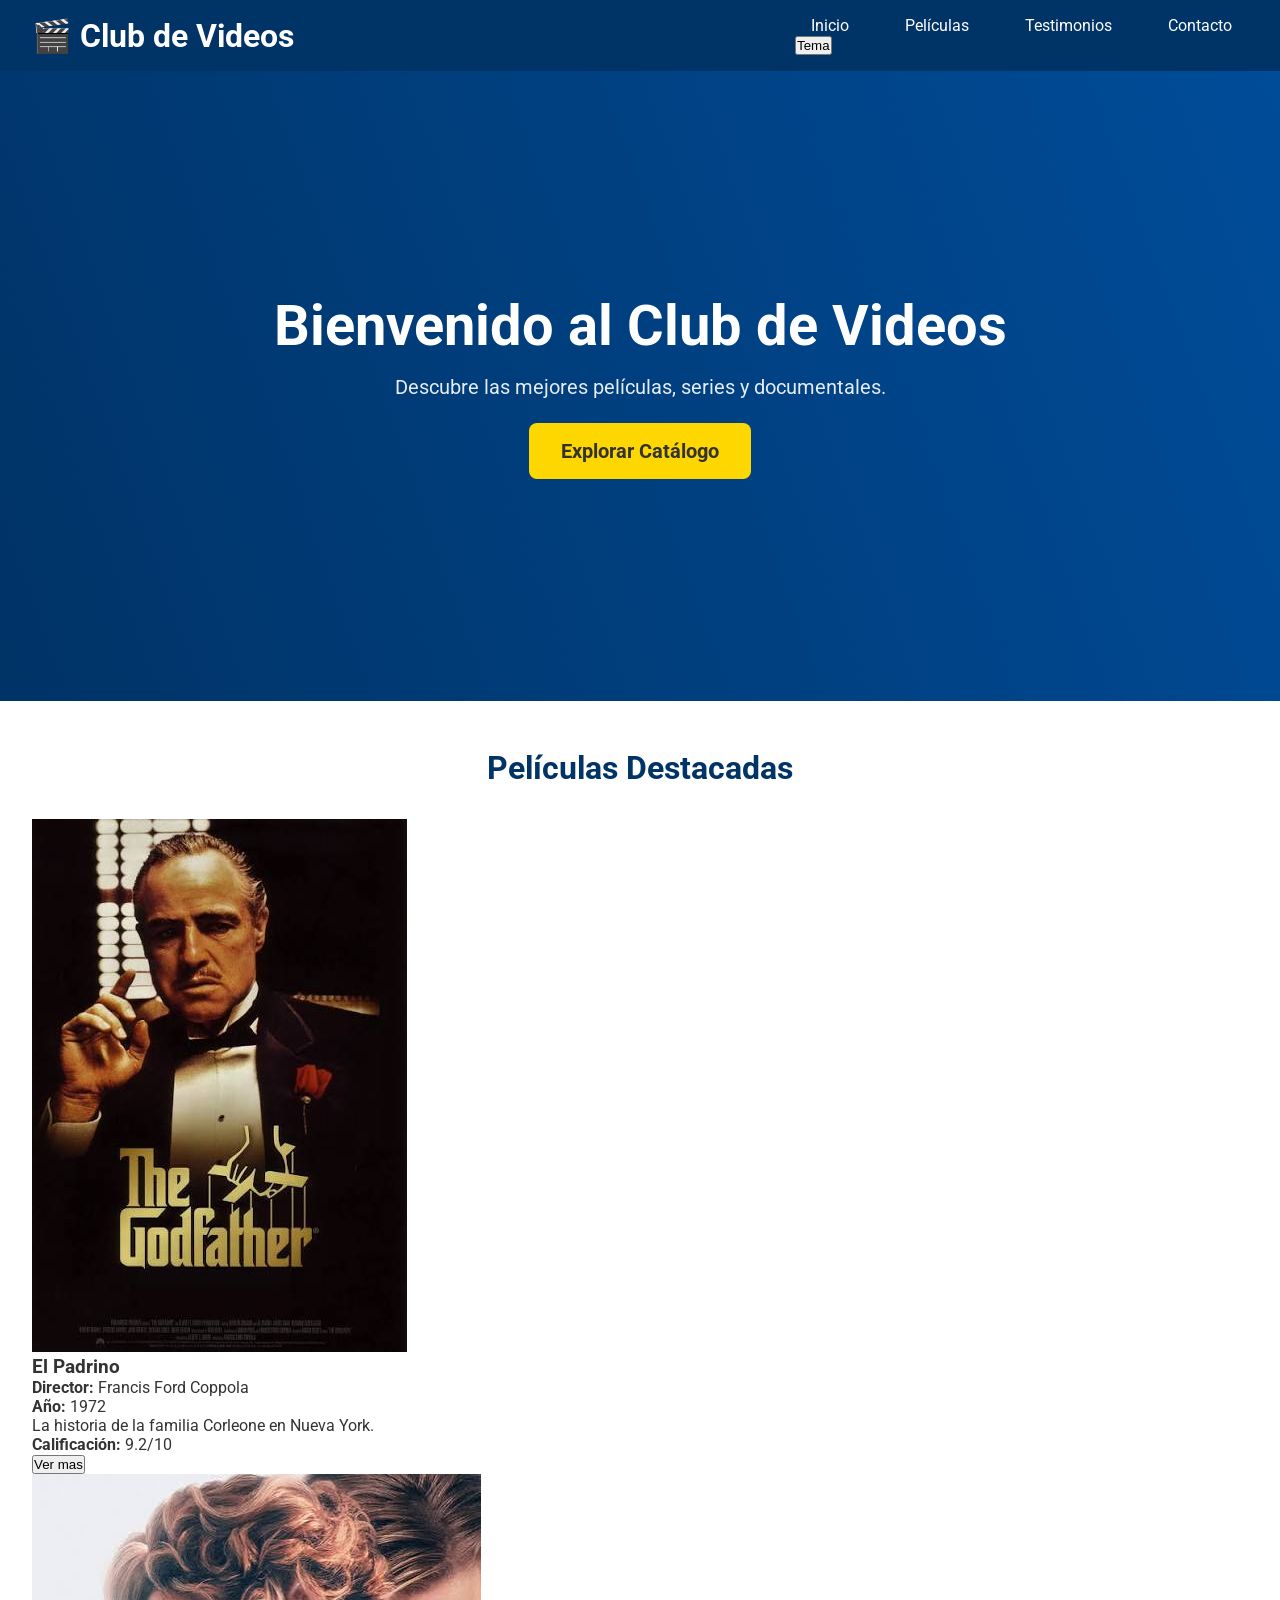
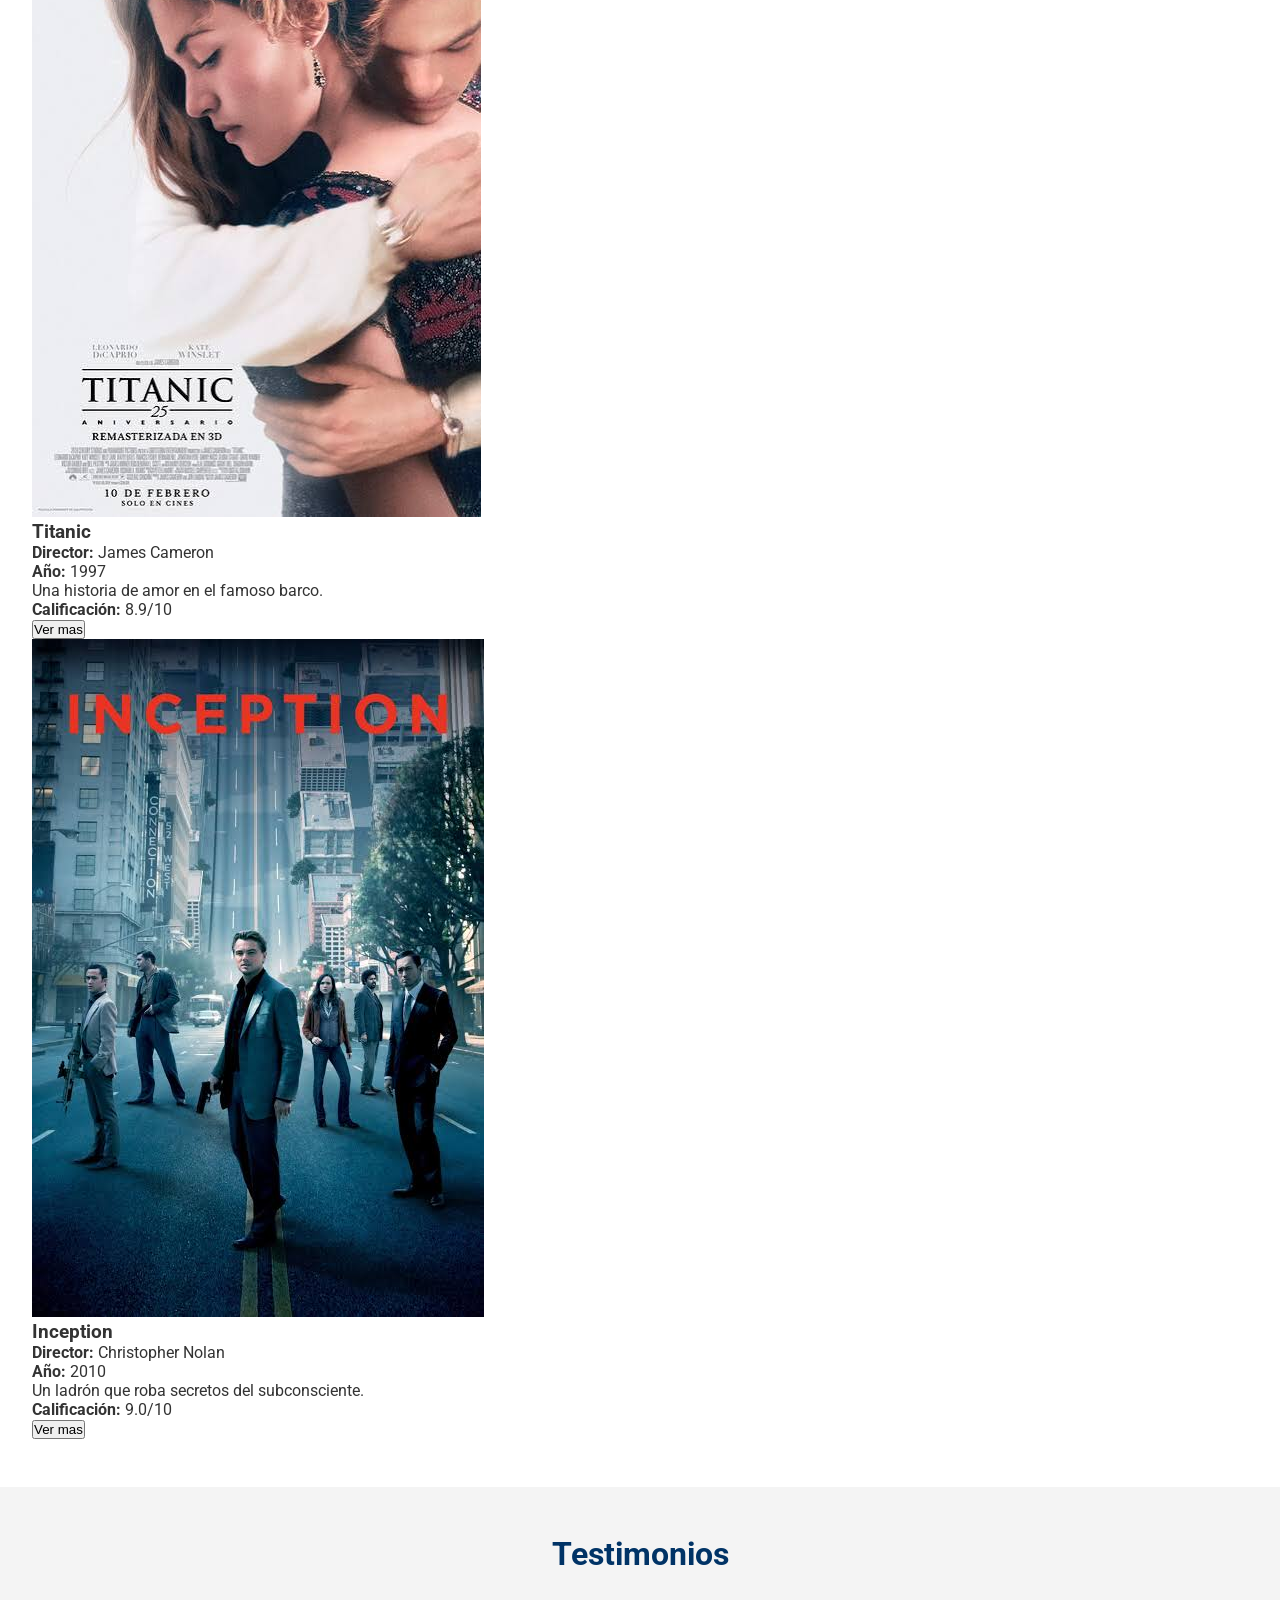
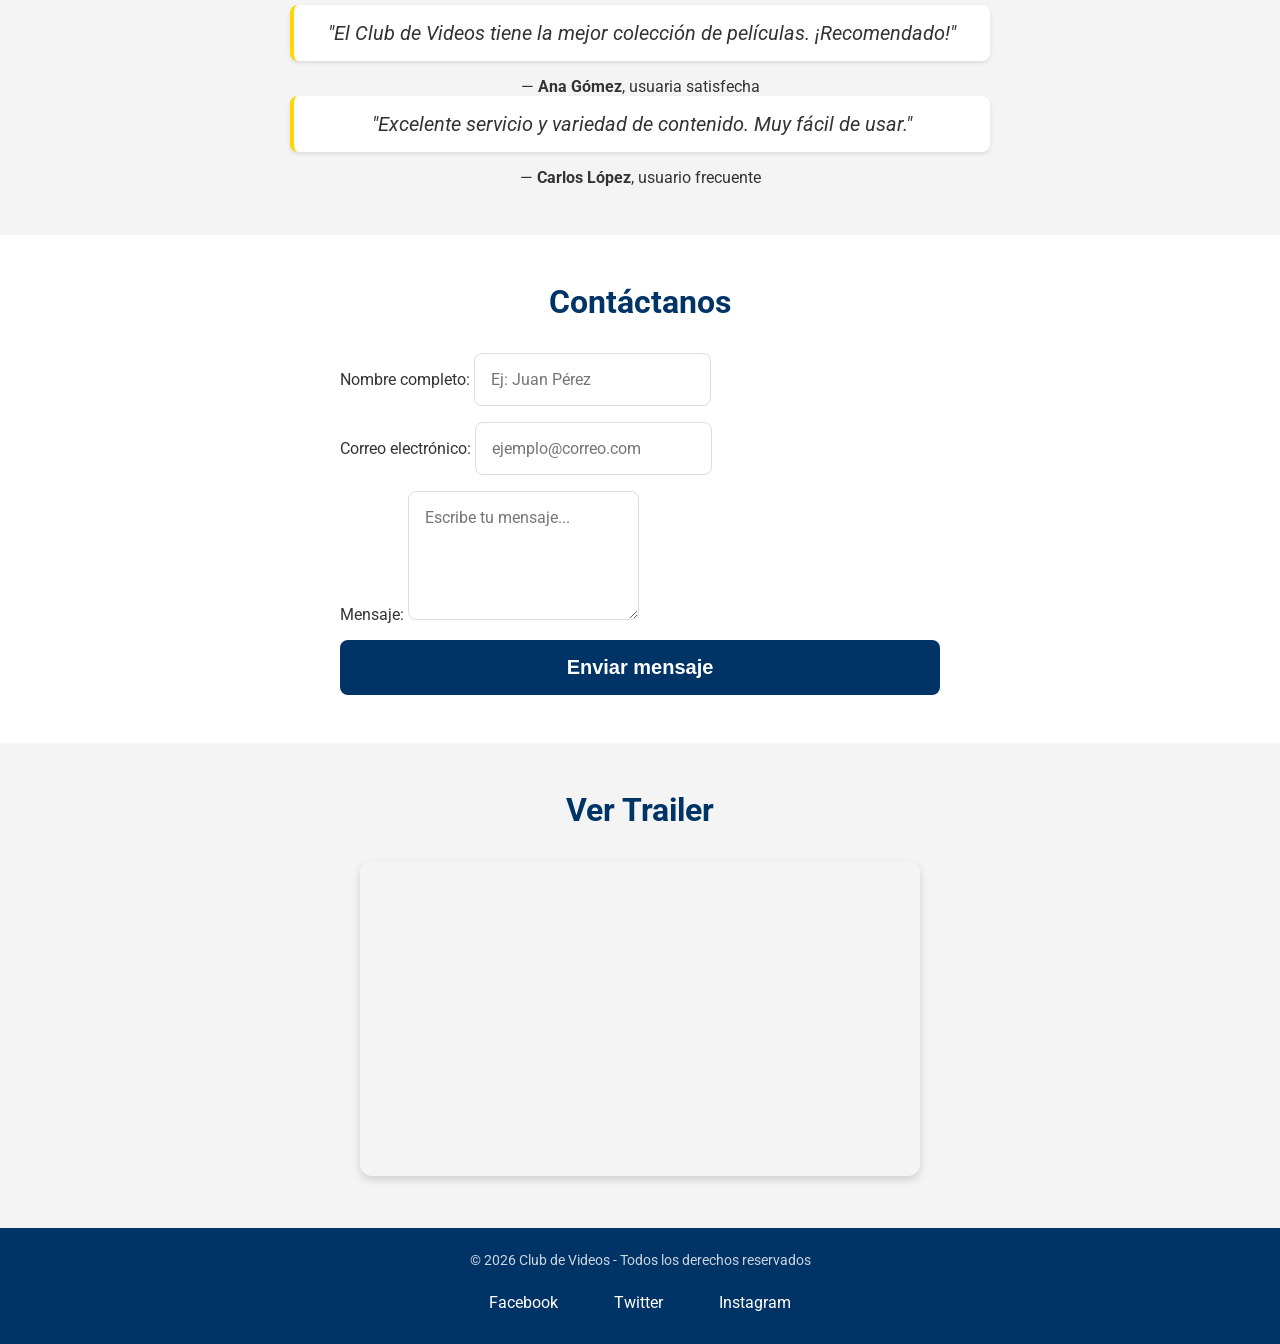
<file: index.html>
<!DOCTYPE html>
<html lang="es">
<head>
    <meta charset="UTF-8">
    <meta name="viewport" content="width=device-width, initial-scale=1.0">
    <title>Club de Videos - Las mejores películas</title>
    <meta name="description" 
          content="Club de Videos: Disfruta de las mejores películas, series y documentales. ¡Suscríbete ahora!">
    <meta name="keywords" 
          content="películas, series, documentales, cine, entretenimiento, club de videos">
    <meta name="author" content="Club de Videos">
    <meta name="robots" content="index, follow">
    <meta property="og:title" content="Club de Videos">
    <meta property="og:description" 
          content="Disfruta de las mejores películas, series y documentales.">
    <meta property="og:image" content="https://clubvideos.com/og-image.jpg">
    <meta property="og:url" content="https://clubvideos.com">
    <meta property="og:type" content="website">
    <meta property="og:site_name" content="Club de Videos">
    <link rel="icon" href="assets/images/favicon.ico" type="image/x-icon">
    <link href="https://fonts.googleapis.com/css2?family=Roboto:wght@300;400;700&display=swap" 
          rel="stylesheet">
    <link rel="stylesheet" href="styless.css">
</head>
<body>
    <header class="header">
        <h1 class="header__logo">🎬 Club de Videos</h1>
        <nav class="header__nav">
            <ul class="header__menu">
                <li><a class="header__link" href="#inicio">Inicio</a></li>
                <li><a class="header__link" href="#peliculas">Películas</a></li>
                <li><a class="header__link" href="#testimonios">Testimonios</a></li>
                <li><a class="header__link" href="#contacto">Contacto</a></li>
            </ul>
            <button class="header__toggle">Tema</button><!-- to do  -->
        </nav>
    </header>
    <main>
        <section id="inicio" class="hero">
            <h2 class="hero__title">Bienvenido al Club de Videos</h2>
            <p class="hero__subtitle">Descubre las mejores películas, series y documentales.</p>
            <a class="hero__cta" href="#peliculas">Explorar Catálogo</a>
        </section>
        <section id="peliculas" class="cards">
            <h2 class="cards__title">Películas Destacadas</h2>
            <div class="cards__grid"><!-- to do reemplazo de '-'por '__'-->
                <article class="card card--featured" itemscope itemtype="https://schema.org/Movie"><!-- tiene espacion por que tiene dos clases -->
                    <img itemprop="image" class="card__image"
                         src="assets/images/Padrino.jfif" 
                         alt="Cartel de la película El Padrino">
                    <h3 itemprop="name" class="card__title">El Padrino</h3><!-- to do -->
                    <p class="card__director"><strong>Director:</strong> <span itemprop="director">Francis Ford Coppola</span></p>
                    <p class="card__year"><strong>Año:</strong> <span itemprop="datePublished">1972</span></p>
                    <p class="card__description" itemprop="description">La historia de la familia Corleone en Nueva York.</p>
                    <p class="card__rating"><strong>Calificación:</strong> 
                        <span itemprop="aggregateRating" itemscope itemtype="https://schema.org/AggregateRating">
                            <span itemprop="ratingValue">9.2</span>/10
                        </span>
                    </p>
                    <button class="card__button">Ver mas</button><!-- to do -->
                </article>
                <article class="card" itemscope itemtype="https://schema.org/Movie">
                    <img class="card__image" itemprop="image" 
                         src="assets/images/Titanic1.jfif" 
                         alt="Cartel de la película Titanic">
                    <h3 itemprop="name" class="card__title">Titanic</h3>
                    <p class="card__director"><strong>Director:</strong> <span itemprop="director">James Cameron</span></p>
                    <p class="card__year"><strong>Año:</strong> <span itemprop="datePublished">1997</span></p>
                    <p class="card__description" itemprop="description">Una historia de amor en el famoso barco.</p>
                    <p class="card__rating"><strong>Calificación:</strong> 
                        <span itemprop="aggregateRating" itemscope itemtype="https://schema.org/AggregateRating">
                            <span itemprop="ratingValue">8.9</span>/10
                        </span>
                    </p>
                    <button class="card__button">Ver mas</button><!-- to do -->
                </article>
                <article class="card" itemscope itemtype="https://schema.org/Movie">
                    <img class="card__image" itemprop="image" 
                         src="assets/images/Inception.jfif" 
                         alt="Cartel de la película Inception">
                    <h3 itemprop="name" class="card__title">Inception</h3>
                    <p class="card__director"><strong>Director:</strong> <span itemprop="director">Christopher Nolan</span></p>
                    <p class="card__year"><strong>Año:</strong> <span itemprop="datePublished">2010</span></p>
                    <p class="card__description" itemprop="description">Un ladrón que roba secretos del subconsciente.</p>
                    <p class="card__rating"><strong>Calificación:</strong> 
                        <span itemprop="aggregateRating" itemscope itemtype="https://schema.org/AggregateRating">
                            <span itemprop="ratingValue">9.0</span>/10
                        </span>
                    </p>
                    <button class="card__button">Ver mas</button><!-- to do -->
                </article>
            </div>
        </section>
        <section class="testimonials" id="testimonios">
            <h2 class="testimonials__title">Testimonios</h2>
            <blockquote class="testimonials__quote"><!-- Para modificar -->
                "El Club de Videos tiene la mejor colección de películas. ¡Recomendado!"
            </blockquote>
            <p>— <strong>Ana Gómez</strong>, usuaria satisfecha</p>
            
            <blockquote class="testimonials__quote">
                "Excelente servicio y variedad de contenido. Muy fácil de usar."
            </blockquote>
            <p>— <strong>Carlos López</strong>, usuario frecuente</p>
        </section>
        <section id="contacto">
            <h2>Contáctanos</h2>
            <form action="/api/contacto" method="POST">
                <div>
                    <label for="nombre">Nombre completo:</label>
                    <input type="text" 
                           id="nombre" 
                           name="nombre" 
                           required 
                           minlength="3" 
                           maxlength="50" 
                           placeholder="Ej: Juan Pérez">
                </div>
                <div>
                    <label for="email">Correo electrónico:</label>
                    <input type="email" 
                           id="email" 
                           name="email" 
                           required 
                           placeholder="ejemplo@correo.com">
                </div>
                <div>
                    <label for="mensaje">Mensaje:</label>
                    <textarea id="mensaje" 
                              name="mensaje" 
                              required 
                              minlength="10" 
                              rows="5" 
                              placeholder="Escribe tu mensaje..."></textarea>
                </div>
                <button type="submit">Enviar mensaje</button>
            </form>
        </section>
    </main>
    <section id="trailers">
        <h2>Ver Trailer</h2>
        <iframe width="560" 
                height="315" 
                src="https://www.youtube.com/embed/KGW_5fPY6As?si=II7alvJVHbqDwsUa" 
                title="Trailer de película" 
                frameborder="0" 
                allow="accelerometer; autoplay; clipboard-write; encrypted-media; gyroscope; picture-in-picture" 
                allowfullscreen>
        </iframe>
    </section>
    <footer>
        <p>&copy; 2026 Club de Videos - Todos los derechos reservados</p>
        <!-- Enlaces a redes sociales (se estilarán en la Semana 3) -->
        <div class="social-links">
            <a href="#">Facebook</a>
            <a href="#">Twitter</a>
            <a href="#">Instagram</a>
        </div>
    </footer>
    
</body>
</html>
</file>
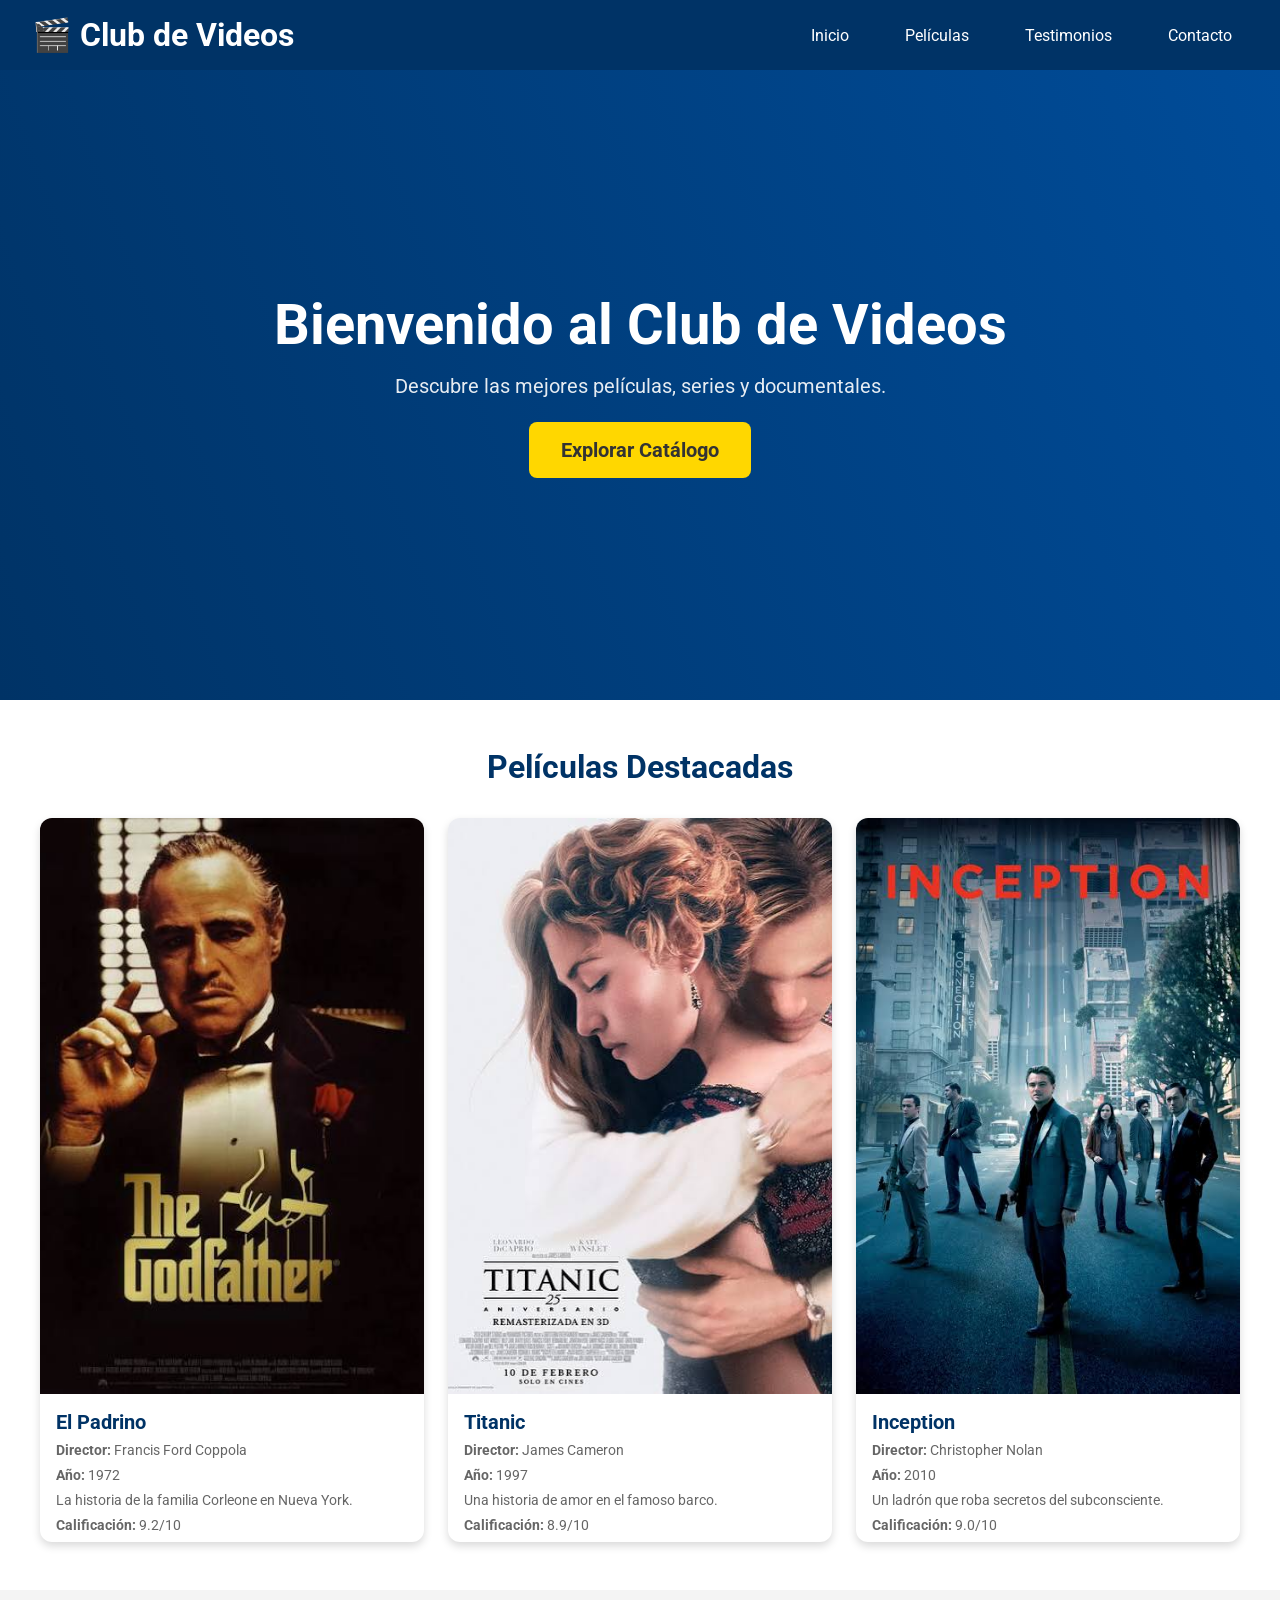
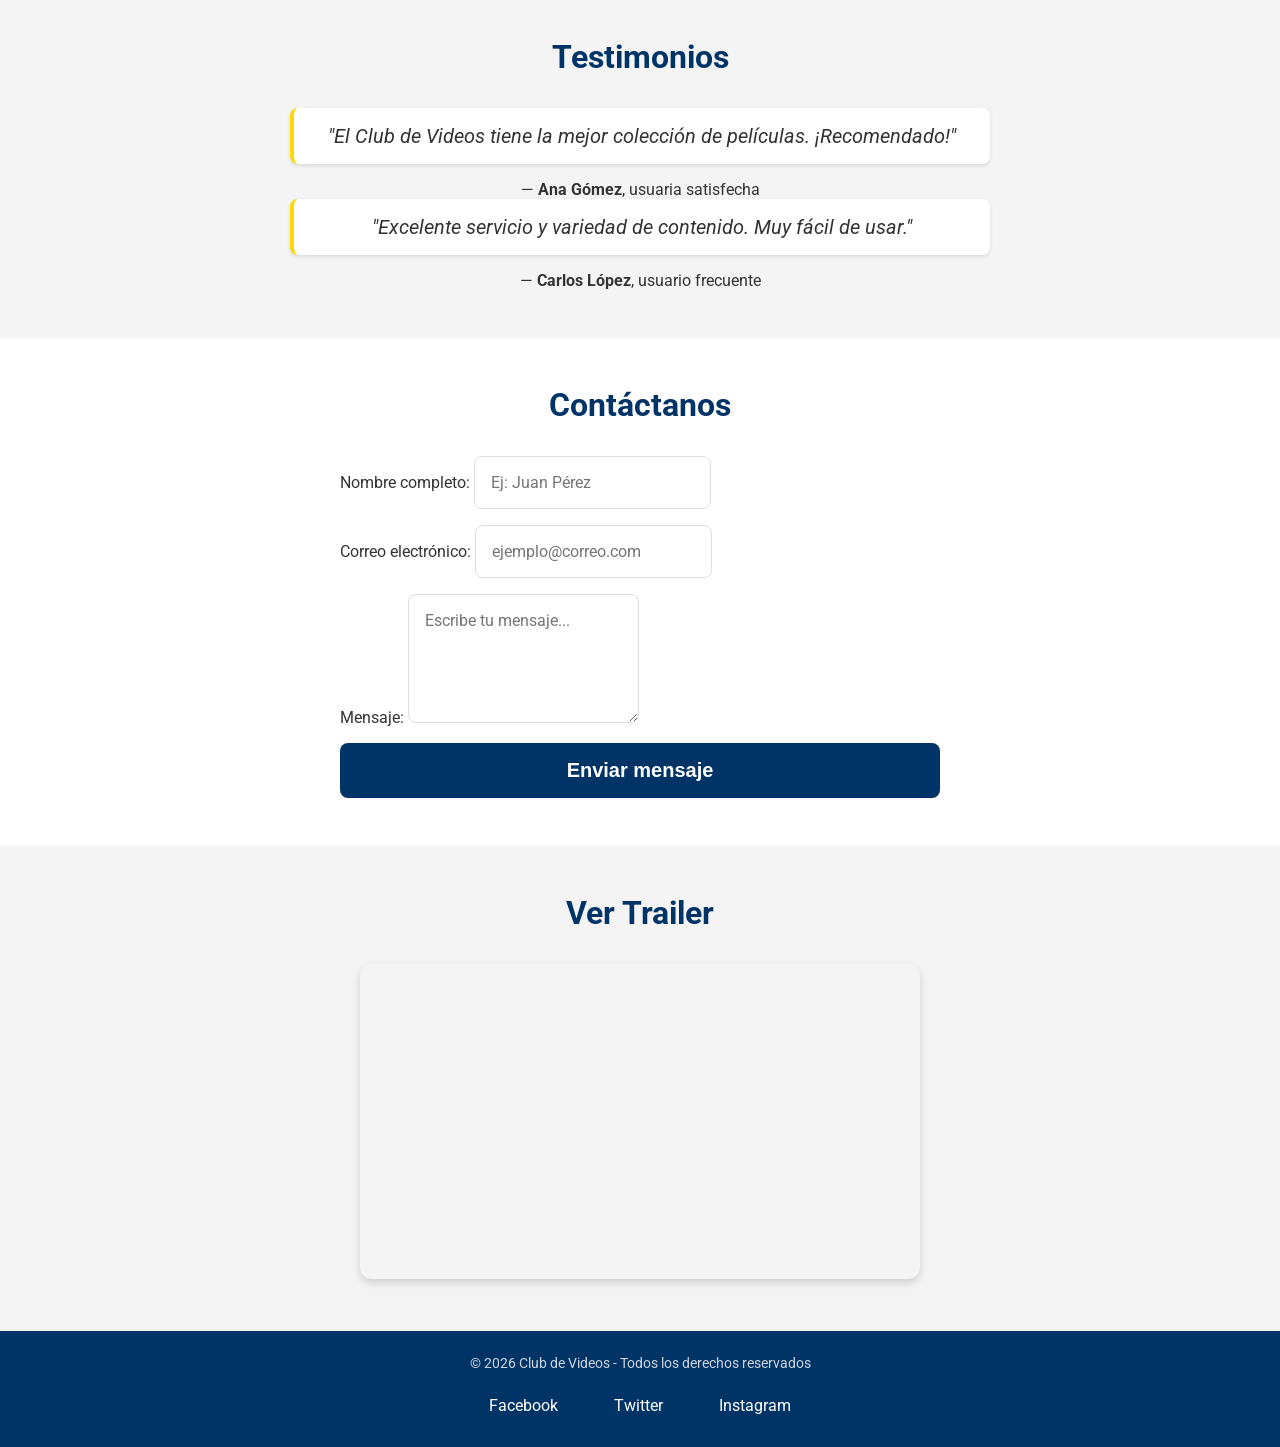
<file: index0.html>
<!DOCTYPE html>
<html lang="es">
<head>
    <meta charset="UTF-8">
    <meta name="viewport" content="width=device-width, initial-scale=1.0">
    <title>Club de Videos - Las mejores películas</title>
    <meta name="description" 
          content="Club de Videos: Disfruta de las mejores películas, series y documentales. ¡Suscríbete ahora!">
    <meta name="keywords" 
          content="películas, series, documentales, cine, entretenimiento, club de videos">
    <meta name="author" content="Club de Videos">
    <meta name="robots" content="index, follow">
    <meta property="og:title" content="Club de Videos">
    <meta property="og:description" 
          content="Disfruta de las mejores películas, series y documentales.">
    <meta property="og:image" content="https://clubvideos.com/og-image.jpg">
    <meta property="og:url" content="https://clubvideos.com">
    <meta property="og:type" content="website">
    <meta property="og:site_name" content="Club de Videos">
    <link rel="icon" href="assets/images/favicon.ico" type="image/x-icon">
    <link href="https://fonts.googleapis.com/css2?family=Roboto:wght@300;400;700&display=swap" 
          rel="stylesheet">
    <link rel="stylesheet" href="styless.css">
</head>
<body>
    <header>
        <h1>🎬 Club de Videos</h1>
        <nav>
            <ul>
                <li><a href="#inicio">Inicio</a></li>
                <li><a href="#peliculas">Películas</a></li>
                <li><a href="#testimonios">Testimonios</a></li>
                <li><a href="#contacto">Contacto</a></li>
            </ul>
        </nav>
    </header>
    <main>
        <section id="inicio">
            <h2>Bienvenido al Club de Videos</h2>
            <p>Descubre las mejores películas, series y documentales.</p>
            <a href="#peliculas">Explorar Catálogo</a>
        </section>
        <section id="peliculas">
            <h2>Películas Destacadas</h2>
            <div class="peliculas-grid">
                <article itemscope itemtype="https://schema.org/Movie">
                    <img itemprop="image" 
                         src="assets/images/Padrino.jfif" 
                         alt="Cartel de la película El Padrino">
                    <h3 itemprop="name">El Padrino</h3>
                    <p><strong>Director:</strong> <span itemprop="director">Francis Ford Coppola</span></p>
                    <p><strong>Año:</strong> <span itemprop="datePublished">1972</span></p>
                    <p itemprop="description">La historia de la familia Corleone en Nueva York.</p>
                    <p><strong>Calificación:</strong> 
                        <span itemprop="aggregateRating" itemscope itemtype="https://schema.org/AggregateRating">
                            <span itemprop="ratingValue">9.2</span>/10
                        </span>
                    </p>
                </article>
                <article itemscope itemtype="https://schema.org/Movie">
                    <img itemprop="image" 
                         src="assets/images/Titanic1.jfif" 
                         alt="Cartel de la película Titanic">
                    <h3 itemprop="name">Titanic</h3>
                    <p><strong>Director:</strong> <span itemprop="director">James Cameron</span></p>
                    <p><strong>Año:</strong> <span itemprop="datePublished">1997</span></p>
                    <p itemprop="description">Una historia de amor en el famoso barco.</p>
                    <p><strong>Calificación:</strong> 
                        <span itemprop="aggregateRating" itemscope itemtype="https://schema.org/AggregateRating">
                            <span itemprop="ratingValue">8.9</span>/10
                        </span>
                    </p>
                </article>
                <article itemscope itemtype="https://schema.org/Movie">
                    <img itemprop="image" 
                         src="assets/images/Inception.jfif" 
                         alt="Cartel de la película Inception">
                    <h3 itemprop="name">Inception</h3>
                    <p><strong>Director:</strong> <span itemprop="director">Christopher Nolan</span></p>
                    <p><strong>Año:</strong> <span itemprop="datePublished">2010</span></p>
                    <p itemprop="description">Un ladrón que roba secretos del subconsciente.</p>
                    <p><strong>Calificación:</strong> 
                        <span itemprop="aggregateRating" itemscope itemtype="https://schema.org/AggregateRating">
                            <span itemprop="ratingValue">9.0</span>/10
                        </span>
                    </p>
                </article>
            </div>
        </section>
        <section id="testimonios">
            <h2>Testimonios</h2>
            <blockquote>
                "El Club de Videos tiene la mejor colección de películas. ¡Recomendado!"
            </blockquote>
            <p>— <strong>Ana Gómez</strong>, usuaria satisfecha</p>
            
            <blockquote>
                "Excelente servicio y variedad de contenido. Muy fácil de usar."
            </blockquote>
            <p>— <strong>Carlos López</strong>, usuario frecuente</p>
        </section>
        <section id="contacto">
            <h2>Contáctanos</h2>
            <form action="/api/contacto" method="POST">
                <div>
                    <label for="nombre">Nombre completo:</label>
                    <input type="text" 
                           id="nombre" 
                           name="nombre" 
                           required 
                           minlength="3" 
                           maxlength="50" 
                           placeholder="Ej: Juan Pérez">
                </div>
                <div>
                    <label for="email">Correo electrónico:</label>
                    <input type="email" 
                           id="email" 
                           name="email" 
                           required 
                           placeholder="ejemplo@correo.com">
                </div>
                <div>
                    <label for="mensaje">Mensaje:</label>
                    <textarea id="mensaje" 
                              name="mensaje" 
                              required 
                              minlength="10" 
                              rows="5" 
                              placeholder="Escribe tu mensaje..."></textarea>
                </div>
                <button type="submit">Enviar mensaje</button>
            </form>
        </section>
    </main>
    <section id="trailers">
        <h2>Ver Trailer</h2>
        <iframe width="560" 
                height="315" 
                src="https://www.youtube.com/embed/KGW_5fPY6As?si=II7alvJVHbqDwsUa" 
                title="Trailer de película" 
                frameborder="0" 
                allow="accelerometer; autoplay; clipboard-write; encrypted-media; gyroscope; picture-in-picture" 
                allowfullscreen>
        </iframe>
    </section>
    <footer>
        <p>&copy; 2026 Club de Videos - Todos los derechos reservados</p>
        <!-- Enlaces a redes sociales (se estilarán en la Semana 3) -->
        <div class="social-links">
            <a href="#">Facebook</a>
            <a href="#">Twitter</a>
            <a href="#">Instagram</a>
        </div>
    </footer>
    
</body>
</html>
</file>
<file: styless.css>
:root {
    /* Colores */
    --color-primary: #003366;
    --color-primary-light: #004c99;
    --color-secondary: #ffd700;
    --color-background: #f4f4f4;
    --color-text: #333333;
    --color-text-light: #666666;
    --color-white: #ffffff;
/* Espaciados */
    --spacing-small: 8px;
    --spacing-medium: 16px;
    --spacing-large: 24px;
    --spacing-xl: 32px;
    --spacing-xxl: 48px;
/* Fuentes */
    --font-family: 'Roboto', Arial, sans-serif;
    --font-size-base: 16px;
    --font-size-large: 1.25rem;
    --font-size-xl: 2rem;
    --font-size-xxl: 3.5rem;
/* Sombras */
    --shadow-small: 0 2px 4px rgba(0,0,0,0.1);
    --shadow-medium: 0 4px 8px rgba(0,0,0,0.15);
    --shadow-hover: 0 8px 24px rgba(0,0,0,0.25);
/* Transiciones */
    --transition-fast: 0.2s ease;
    --transition-medium: 0.3s ease;
}
/* Estilos generales */
* {
    margin: 0;
    padding: 0;
    box-sizing: border-box;
}
/* Estilos para el cuerpo */
body {
    font-family: var(--font-family);
    font-size: var(--font-size-base);
    color: var(--color-text);
    background-color: var(--color-background);
}
/* Estilos para el encabezado */
header {
    display: flex;
    justify-content: space-between;
    align-items: center;
    padding: var(--spacing-medium) var(--spacing-xl);
    background-color: var(--color-primary);
    color: var(--color-white);
    box-shadow: var(--shadow-small);
}
/* Estilos para el título del encabezado */
header h1 {
    font-size: var(--font-size-xl);
    font-weight: 700;
    color: var(--color-white);
}
/* Estilos para la navegación */
nav ul {
    display: flex;
    gap: var(--spacing-large);
    list-style: none;
}
/* Estilos para los enlaces de navegación */
nav ul li a {
    color: var(--color-white);
    text-decoration: none;
    padding: var(--spacing-small) var(--spacing-medium);
    border-radius: 4px;
    transition: all var(--transition-fast);
}
/* Estilos para el hover de los enlaces de navegación */
nav ul li a:hover {
    background-color: rgba(255, 255, 255, 0.15);
    color: var(--color-secondary);
}
/* Estilos para la sección de inicio */
#inicio {
    display: flex;
    flex-direction: column;
    justify-content: center;
    align-items: center;
    text-align: center;
    padding: var(--spacing-xxl) var(--spacing-xl);
    min-height: 60vh;
    background: linear-gradient(
        70deg,
        var(--color-primary),
        var(--color-primary-light)
    );
    color: var(--color-white);
}
/* Estilos para el título de la sección de inicio */
#inicio h2 {
    font-size: var(--font-size-xxl);
    font-weight: 700;
    margin-bottom: var(--spacing-medium);
    animation: fadeIn 1.5s ease-in-out;
}
/* Estilos para el párrafo de la sección de inicio */
#inicio p {
    font-size: var(--font-size-large);
    margin-bottom: var(--spacing-large);
    opacity: 0.9;
    animation: slideIn 1.8s ease-out;
}
/* Estilos para el botón de la sección de inicio */
#inicio a {
    display: inline-block;
    background-color: var(--color-secondary);
    color: var(--color-text);
    padding: var(--spacing-medium) var(--spacing-xl);
    border-radius: 8px;
    text-decoration: none;
    font-weight: 700;
    font-size: var(--font-size-large);
    transition: all var(--transition-medium);
    animation: fadeIn 2s ease-in-out;
}
/* Estilos para el hover del botón de la sección de inicio */
#inicio a:hover {

    transform: scale(1.05);

    box-shadow: var(--shadow-medium);

    background-color: #ffed4a;
}
/* Estilos para la sección de películas */
#peliculas {

    padding: var(--spacing-xxl) var(--spacing-xl);

    background-color: var(--color-white);
}
/* Estilos para el título de la sección de películas */
#peliculas h2 {

    font-size: var(--font-size-xl);

    color: var(--color-primary);

    text-align: center;

    margin-bottom: var(--spacing-xl);
}
/* Estilos para la cuadrícula de películas */
.peliculas-grid {

    display: flex;

    flex-wrap: wrap;

    justify-content: center;

    gap: var(--spacing-large);

    max-width: 1200px;

    margin: 0 auto;
}
/* Estilos para los artículos de la cuadrícula de películas */
.peliculas-grid article {

    display: flex;

    flex-direction: column;

    flex: 1;

    min-width: 250px;

    max-width: 300px;

    background-color: var(--color-white);

    border-radius: 12px;

    box-shadow: var(--shadow-medium);

    overflow: hidden;

    transition: all var(--transition-medium);
}
/* Estilos para el hover de los artículos de la cuadrícula de películas */
.peliculas-grid article:hover {

    transform: translateY(-8px);

    box-shadow: var(--shadow-hover);
}
/* Estilos para las imágenes de los artículos de la cuadrícula de películas */
.peliculas-grid article img {

    width: 100%;

    height: 100%;
    object-fit: cover;

    object-position: center;
}
/* Estilos para los títulos de los artículos de la cuadrícula de películas */
.peliculas-grid article h3 {

    font-size: var(--font-size-large);

    color: var(--color-primary);

    padding: var(--spacing-medium) var(--spacing-medium) var(--spacing-small);
}
/* Estilos para los párrafos de los artículos de la cuadrícula de películas */
.peliculas-grid article p {

    color: var(--color-text-light);

    padding: 0 var(--spacing-medium) var(--spacing-small);

    font-size: 0.9rem;
}
/* Estilos para la sección de testimonios */
#testimonios {

    padding: var(--spacing-xxl) var(--spacing-xl);

    background-color: var(--color-background);

    text-align: center;
}
/* Estilos para el título de la sección de testimonios */
#testimonios h2 {

    font-size: var(--font-size-xl);

    color: var(--color-primary);

    margin-bottom: var(--spacing-xl);
}
/* Estilos para los citas de la sección de testimonios */
#testimonios blockquote {

    font-size: var(--font-size-large);

    font-style: italic;

    max-width: 700px;

    margin: 0 auto var(--spacing-medium);

    padding: var(--spacing-medium);

    border-left: 4px solid var(--color-secondary);

    background-color: var(--color-white);

    border-radius: 8px;

    box-shadow: var(--shadow-small);
}
/* Estilos para la sección de contacto */
#contacto {

    padding: var(--spacing-xxl) var(--spacing-xl);

    background-color: var(--color-white);
}
/* Estilos para el título de la sección de contacto */
#contacto h2 {

    font-size: var(--font-size-xl);

    color: var(--color-primary);

    text-align: center;

    margin-bottom: var(--spacing-xl);
}
/* Estilos para el formulario de contacto */
form {

    max-width: 600px;

    margin: 0 auto;

    display: flex;

    flex-direction: column;

    gap: var(--spacing-medium);
}
/* Estilos para los campos del formulario */
form input,
form textarea {

    padding: var(--spacing-medium);

    border: 1px solid #ddd;

    border-radius: 8px;

    font-size: var(--font-size-base);

    font-family: var(--font-family);

    transition: border-color var(--transition-fast);
}
/* Estilos para los campos del formulario al enfocar */
form input:focus,
form textarea:focus {

    outline: none;

    border-color: var(--color-primary);

    box-shadow: 0 0 0 3px rgba(0, 51, 102, 0.2);
}
/* Estilos para el área de texto del formulario */
form textarea {

    resize: vertical;

    min-height: 120px;
}
/* Estilos para el botón del formulario */
form button {

    background-color: var(--color-primary);

    color: var(--color-white);

    padding: var(--spacing-medium);

    border: none;

    border-radius: 8px;

    font-weight: 700;

    font-size: var(--font-size-large);

    cursor: pointer;

    transition: all var(--transition-medium);
}
/* Estilos para el hover del botón del formulario */
form button:hover {

    background-color: var(--color-secondary);

    color: var(--color-text);

    transform: scale(1.02);

    box-shadow: var(--shadow-medium);
}
/* Estilos para la sección de trailers */
#trailers {

    padding: var(--spacing-xxl) var(--spacing-xl);

    text-align: center;

    background-color: var(--color-background);
}
/* Estilos para el título de la sección de trailers */
#trailers h2 {

    font-size: var(--font-size-xl);

    color: var(--color-primary);

    margin-bottom: var(--spacing-xl);
}
/* Estilos para el iframe de la sección de trailers */
#trailers iframe {

    max-width: 100%;

    border-radius: 12px;

    box-shadow: var(--shadow-medium);
}
/* Estilos para el pie de página */
footer {

    background-color: var(--color-primary);

    color: var(--color-white);

    padding: var(--spacing-large) var(--spacing-xl);

    text-align: center;
}
/* Estilos para los párrafos del pie de página */
footer p {

    font-size: 0.9rem;

    opacity: 0.8;

    margin-bottom: var(--spacing-medium);
}
/* Estilos para los enlaces de redes sociales */
footer .social-links {

    display: flex;

    justify-content: center;

    gap: var(--spacing-large);
}
/* Estilos para los enlaces de redes sociales */
footer .social-links a {

    color: var(--color-white);

    text-decoration: none;

    padding: var(--spacing-small) var(--spacing-medium);

    border-radius: 4px;

    transition: all var(--transition-fast);
}
/* Estilos para el hover de los enlaces de redes sociales */
footer .social-links a:hover {

    background-color: rgba(255, 255, 255, 0.1);

    color: var(--color-secondary);
}
/* Estilos para la responsividad */
@media (min-width: 768px) {

    #inicio {
        min-height: 50vh;

        padding: var(--spacing-xxl) var(--spacing-xxl);
    }

    #inicio h2 {
        font-size: 3rem;
    }

    .peliculas-grid {

        display: grid;

        grid-template-columns: repeat(2, 1fr);

        gap: var(--spacing-large);
    }

    .peliculas-grid article {

        min-width: 0;

        max-width: 100%;
    }
}
/* Estilos para pantallas grandes */
@media (min-width: 1024px) {

    #inicio {
        min-height: 70vh;
    }

    #inicio h2 {
        font-size: var(--font-size-xxl);
    }

    .peliculas-grid {

        grid-template-columns: repeat(3, 1fr);
    }
}
/* Estilos para pantallas pequeñas */
@media (max-width: 480px) {

    header {

        flex-direction: column;

        text-align: center;

        padding: var(--spacing-medium);
    }

    header h1 {

        font-size: var(--font-size-large);

        margin-bottom: var(--spacing-small);
    }

    nav ul {

        flex-direction: column;

        gap: var(--spacing-small);
    }

    nav ul li a {

        display: block;

        padding: var(--spacing-small);
    }

    #inicio {

        padding: var(--spacing-large);

        min-height: 40vh;
    }

    #inicio h2 {
        font-size: var(--font-size-xl);
    }

    #inicio p {
        font-size: var(--font-size-base);
    }

    #inicio a {
        padding: var(--spacing-small) var(--spacing-large);
        font-size: var(--font-size-base);
    }

    .peliculas-grid {

        flex-direction: column;

        align-items: center;
    }

    .peliculas-grid article {

        max-width: 100%;
        width: 100%;
    }

    .peliculas-grid article img {
        height: 200px;
    }

    #trailers iframe {
        height: 200px;
    }
}
/* Animaciones */
@keyframes fadeIn {

    0% {

        opacity: 0;

        transform: translateY(-20px);
    }

    100% {

        opacity: 1;

        transform: translateY(0);
    }
}
/* Animación de deslizamiento */
@keyframes slideIn {

    0% {

        opacity: 0;

        transform: translateX(-50px);
    }

    100% {

        opacity: 1;

        transform: translateX(0);
    }
}
/* Animación de aparición */
.peliculas-grid article:nth-child(1) {

    animation: fadeIn 0.5s ease-out;
}
/* Animación de aparición para el segundo artículo */
.peliculas-grid article:nth-child(2) {

    animation: fadeIn 0.7s ease-out;
}
/* Animación de aparición para el tercer artículo */
.peliculas-grid article:nth-child(3) {

    animation: fadeIn 0.9s ease-out;
}
</file>
